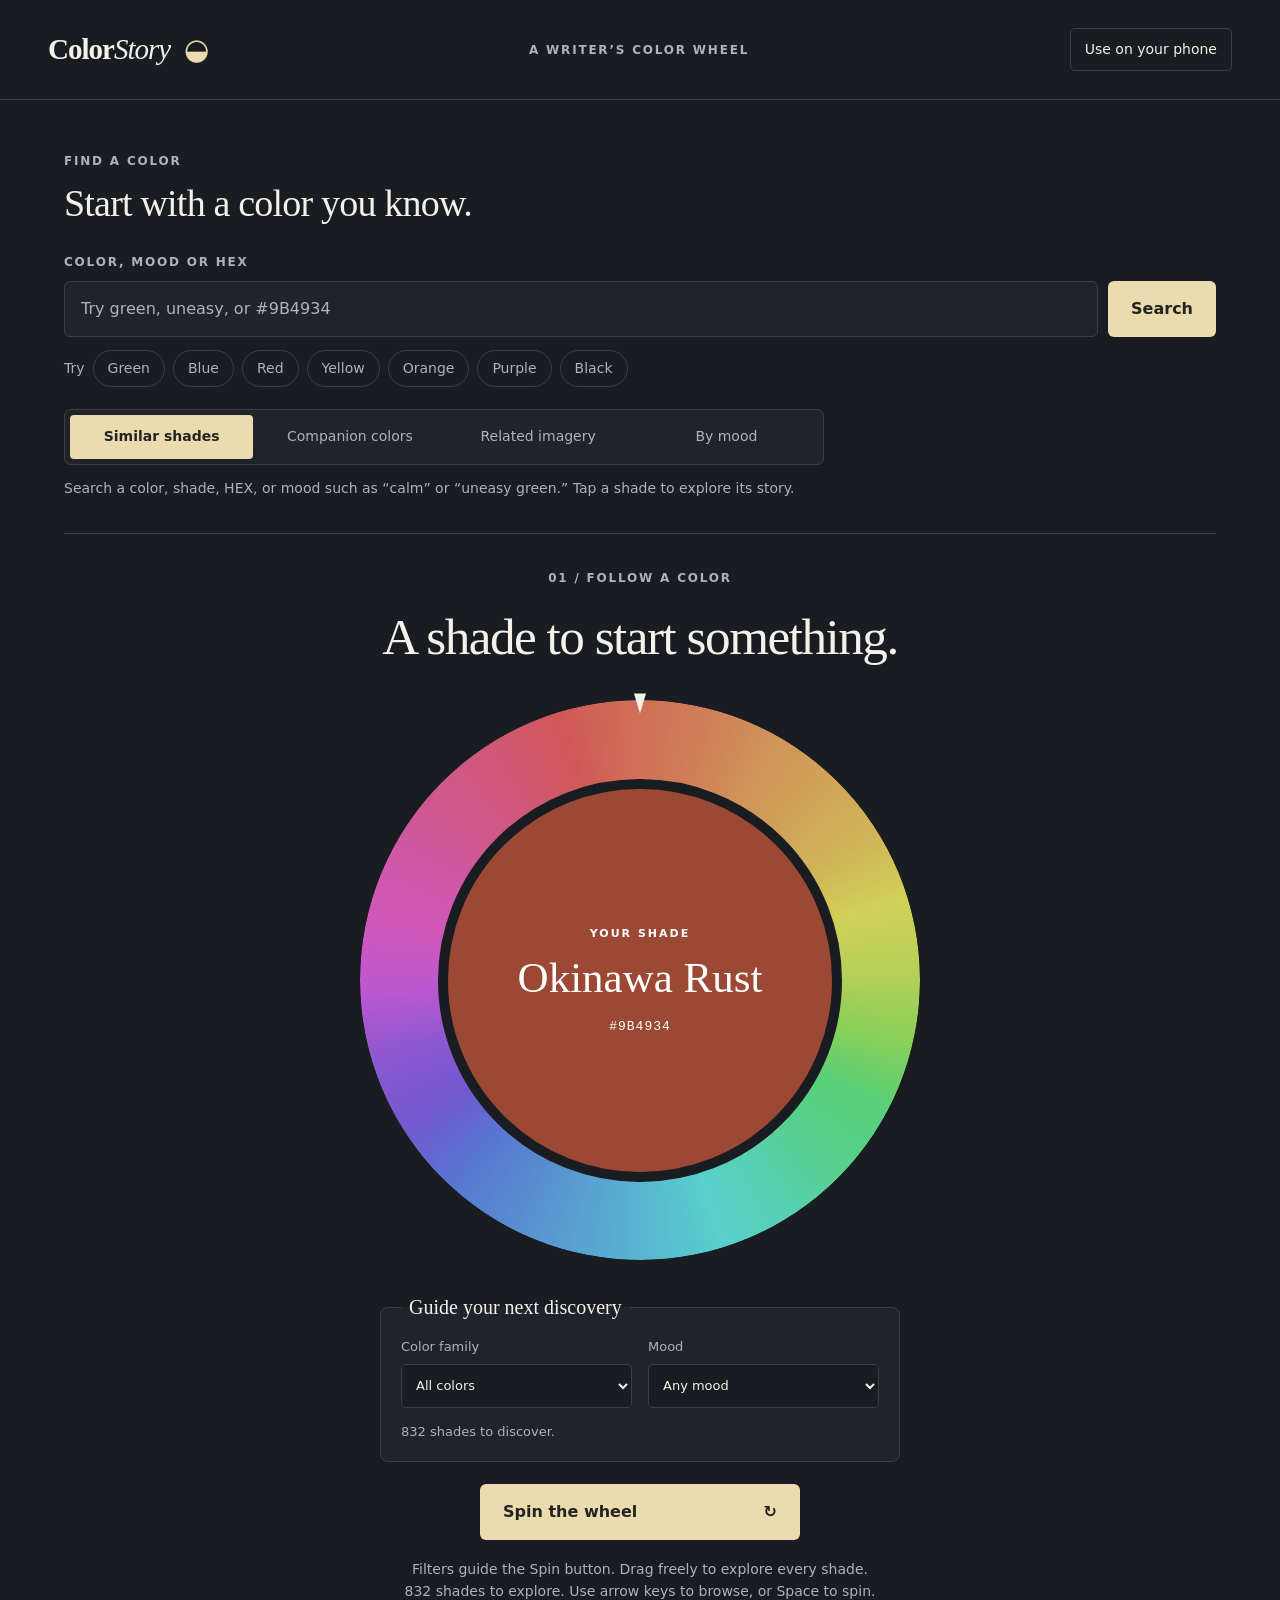
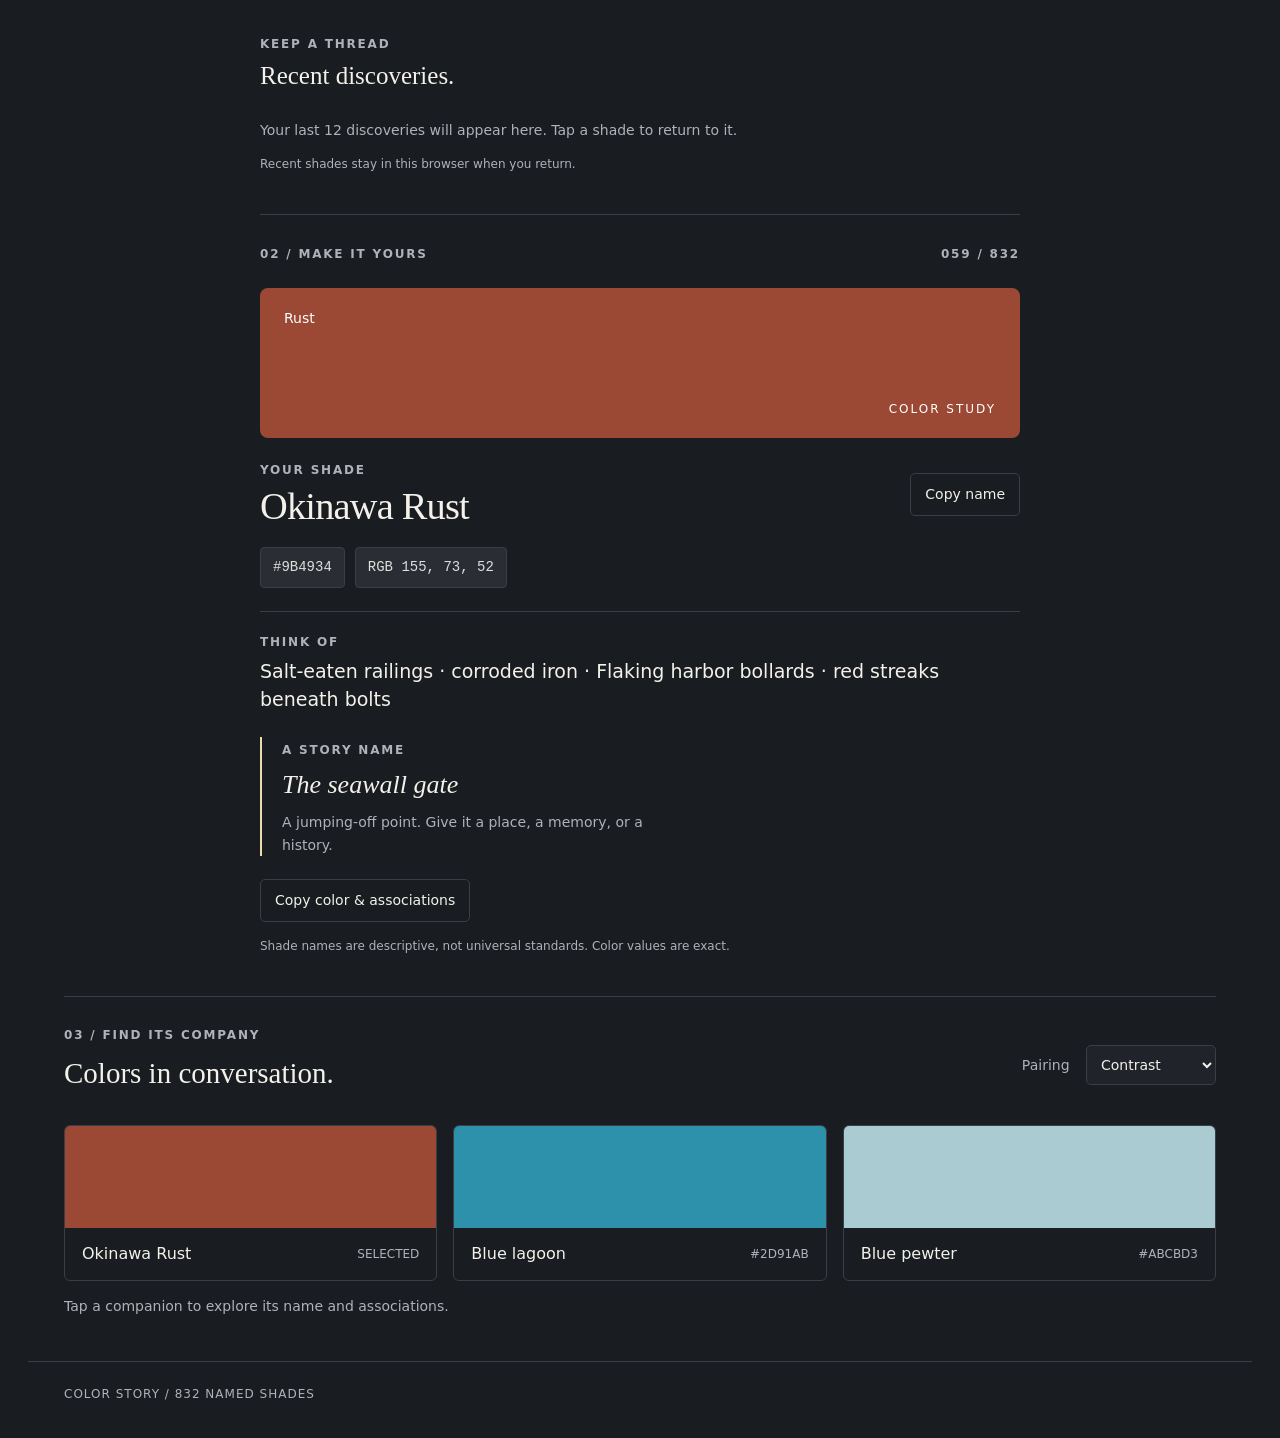
<file: index.html>
<!doctype html><html lang="en"><head><meta charset="utf-8"><meta name="viewport" content="width=device-width,initial-scale=1"><meta name="theme-color" content="#191c21"><meta name="description" content="Spin a color into a story. 832 named shades, sensory associations, and companion palettes for writers."><title>Color Story — A writer’s color wheel</title><link rel="manifest" href="./manifest.webmanifest"><link rel="icon" type="image/svg+xml" href="data:image/svg+xml,%3Csvg xmlns='http://www.w3.org/2000/svg' viewBox='0 0 32 32'%3E%3Ccircle cx='16' cy='16' r='16' fill='%239B4934'/%3E%3Ccircle cx='16' cy='16' r='9' fill='%23409E92'/%3E%3Ccircle cx='16' cy='16' r='4' fill='%23F6ECCC'/%3E%3C/svg%3E"><link rel="stylesheet" href="./style.css"></head><body>
<header><a class="wordmark" href="./">Color<span>Story</span><span class="mark">◒</span></a><div class="header-note">A WRITER’S COLOR WHEEL</div><button class="quiet" id="install">Use on your phone</button></header>
<main>
<section class="search-section" aria-labelledby="search-heading">
  <div class="section-label">FIND A COLOR</div>
  <h2 id="search-heading">Start with a color you know.</h2>
  <form id="color-search-form" role="search">
    <label class="eyebrow" for="color-search">COLOR, MOOD OR HEX</label>
    <div class="search-input-row">
      <input id="color-search" type="search" placeholder="Try green, uneasy, or #9B4934" autocomplete="off" spellcheck="false" maxlength="100" aria-describedby="search-help">
      <button class="quiet" id="clear-search" type="button" hidden>Clear</button>
      <button class="primary" type="submit">Search</button>
    </div>
  </form>
  <div class="search-examples" aria-label="Try a color">
    <span class="small">Try</span>
    <button type="button" data-query="green">Green</button><button type="button" data-query="blue">Blue</button><button type="button" data-query="red">Red</button><button type="button" data-query="yellow">Yellow</button><button type="button" data-query="orange">Orange</button><button type="button" data-query="purple">Purple</button><button type="button" data-query="black">Black</button>
  </div>
  <fieldset class="search-modes">
    <legend class="visually-hidden">Explore search results by</legend>
    <label><input type="radio" name="search-mode" value="similar" checked><span>Similar shades</span></label>
    <label><input type="radio" name="search-mode" value="companions"><span>Companion colors</span></label>
    <label><input type="radio" name="search-mode" value="imagery"><span>Related imagery</span></label>
    <label><input type="radio" name="search-mode" value="mood"><span>By mood</span></label>
  </fieldset>
  <div id="mood-examples" class="search-examples" aria-label="Try a mood" hidden></div>
  <p id="search-help" class="small">Search a color, shade, HEX, or mood such as “calm” or “uneasy green.” Tap a shade to explore its story.</p>
  <p id="mood-note" class="small" hidden>Moods are creative associations. Their meaning changes with the scene.</p>
  <div id="search-anchor-controls" class="search-anchor-controls" hidden>
    <label for="search-anchor">Pairing with:</label><span id="search-anchor-swatch" aria-hidden="true"></span><select id="search-anchor"></select>
    <label for="search-pairing">Pairing</label><select id="search-pairing"><option value="contrast">Contrast</option><option value="neighbors">Neighbors</option><option value="tonal">Same family</option></select>
  </div>
  <p id="search-summary" class="small" role="status" aria-live="polite" aria-atomic="true"></p>
  <ul id="search-results" class="search-results" aria-label="Color search results"></ul>
  <button id="search-more" class="quiet" type="button" hidden>Show more shades</button>
</section>
<section class="wheel-panel" aria-label="Color wheel">
  <div class="section-label">01 / FOLLOW A COLOR</div>
  <h1>A shade to start something.</h1>
  <div id="wheel-control" class="wheel-wrap" role="slider" tabindex="0" aria-label="Color wheel" aria-valuemin="0" aria-valuemax="831" aria-valuenow="0" aria-describedby="wheel-help">
    <div class="pointer" aria-hidden="true"></div>
    <div class="wheel-disc" aria-hidden="true"><div id="wheel"></div></div>
    <div id="wheel-preview" class="wheel-center" aria-hidden="true"><span class="wheel-eyebrow">YOUR SHADE</span><span id="wheel-color-name"></span><small id="wheel-color-hex"></small></div>
  </div>
  <fieldset class="spin-guide">
    <legend>Guide your next discovery</legend>
    <div class="spin-guide-fields">
      <label for="spin-family">Color family<select id="spin-family"><option value="">All colors</option></select></label>
      <label for="spin-mood">Mood<select id="spin-mood"><option value="">Any mood</option></select></label>
    </div>
    <p id="spin-summary" class="small" role="status" aria-live="polite"></p>
    <button id="reset-guide" class="quiet" type="button" hidden>Reset guidance</button>
  </fieldset>
  <button id="spin" class="primary" aria-describedby="spin-summary">Spin the wheel <span aria-hidden="true">↻</span></button>
  <p id="wheel-help" class="small centered">Filters guide the Spin button. Drag freely to explore every shade.<br><span id="shade-count">832</span> shades to explore. Use arrow keys to browse, or Space to spin.</p>
</section>
<section class="recent-section" aria-labelledby="recent-heading">
  <div class="recent-heading"><div><div class="section-label">KEEP A THREAD</div><h3 id="recent-heading">Recent discoveries.</h3></div><button id="clear-recent" class="quiet" type="button" hidden>Clear recent</button></div>
  <p id="recent-empty" class="small">Your last 12 discoveries will appear here. Tap a shade to return to it.</p>
  <ul id="recent-colors" aria-label="Recently discovered colors"></ul>
  <p class="small recent-note">Recent shades stay in this browser when you return.</p>
</section>
<section class="result-panel" aria-label="Selected color"><div class="section-label">02 / MAKE IT YOURS <span id="number"></span></div><div id="color-block"><span id="family-label"></span><span class="swatch-caption">COLOR STUDY</span></div><div class="name-row"><div><p class="eyebrow">YOUR SHADE</p><h2 id="color-name"></h2></div><button class="quiet" id="copy-name">Copy name</button></div><div class="codes"><button id="hex" title="Copy HEX"></button><button id="rgb" title="Copy RGB"></button></div><div class="association"><p class="eyebrow">THINK OF</p><p id="associations"></p></div><div class="story"><span class="eyebrow">A STORY NAME</span><p id="story-name"></p><p class="small">A jumping-off point. Give it a place, a memory, or a history.</p></div><button class="quiet copy-all" id="copy-all">Copy color & associations</button><p class="small footnote">Shade names are descriptive, not universal standards. Color values are exact.</p></section>
<section class="palette-section"><div class="palette-heading"><div><div class="section-label">03 / FIND ITS COMPANY</div><h3>Colors in conversation.</h3></div><label>Pairing <select id="pairing"><option value="contrast">Contrast</option><option value="neighbors">Neighbors</option><option value="tonal">Same family</option></select></label></div><div id="palette"></div><p id="palette-note" class="small">Tap a companion to explore its name and associations.</p></section>
</main><footer><span id="footer-count">COLOR STORY / 832 NAMED SHADES</span><span id="status" role="status" aria-live="polite"></span></footer>
<dialog id="install-dialog"><form method="dialog"><button class="close quiet" aria-label="Close">×</button></form><h3>Keep it close.</h3><p>On iPhone, open this page in Safari, tap Share, then Add to Home Screen. On Android, open your browser menu and choose Install app or Add to Home screen.</p><p class="small">This private hosted version may ask you to sign in. The downloadable app package can run on your own host, such as GitHub Pages, without ChatGPT login. Once loaded there, it also works offline.</p><button class="primary" id="native-install" hidden>Install Color Story</button></dialog>
<script src="./colors.js"></script><script src="./moods.js"></script><script src="./discovery.js"></script><script src="./search.js"></script><script src="./wheel.js"></script><script src="./app.js"></script></body></html>
</file>
<file: style.css>
:root{color-scheme:dark;--bg:#191c21;--panel:#20242a;--line:#3a3e45;--text:#f3f1e9;--muted:#afb2b8;--accent:#eadcae}*{box-sizing:border-box}body{margin:0;background:var(--bg);color:var(--text);font:16px/1.5 system-ui,-apple-system,BlinkMacSystemFont,"Segoe UI",sans-serif}button,select{font:inherit}button,a,select{-webkit-tap-highlight-color:transparent}button{cursor:pointer}button:focus-visible,a:focus-visible,select:focus-visible{outline:3px solid #f2d268;outline-offset:5px}header{max-width:1320px;margin:auto;min-height:100px;padding:24px 48px;display:flex;align-items:center;justify-content:space-between;border-bottom:1px solid var(--line);gap:20px}.wordmark{font-family:Georgia,serif;font-size:29px;font-weight:bold;color:var(--text);text-decoration:none;letter-spacing:-1px}.wordmark>span:first-child{font-weight:normal;font-style:italic}.mark{font-family:system-ui;margin-left:14px;color:var(--accent)}.header-note,.section-label,.eyebrow{font-size:12px;letter-spacing:1.8px;font-weight:600}.header-note{color:var(--muted)}main{max-width:1224px;margin:auto;padding:52px 36px 30px;display:grid;grid-template-columns:1fr 1fr;gap:0 76px}.section-label{color:var(--muted);display:flex;justify-content:space-between}h1{font:normal clamp(38px,4vw,57px)/1.08 Georgia,serif;margin:24px 0 28px;letter-spacing:-1.5px}h2{font:normal clamp(31px,3vw,46px)/1.1 Georgia,serif;margin:4px 0 0;letter-spacing:-.8px}h3{font:normal 29px/1.2 Georgia,serif;margin:12px 0}.wheel-wrap{position:relative;width:min(100%,364px);aspect-ratio:1;margin:30px auto 34px;padding:9px;border:1px solid #626068;border-radius:50%}#wheel{width:100%;height:100%;border-radius:50%;transition:transform 2.8s cubic-bezier(.15,.7,.1,1);box-shadow:0 10px 36px #0005}.wheel-center{position:absolute;inset:30%;border-radius:50%;background:var(--bg);border:7px solid #191c2140;display:flex;align-items:center;justify-content:center;flex-direction:column;box-shadow:0 0 0 1px #ffffff25}.wheel-center>span{font:italic 40px Georgia,serif}.wheel-center small{font-size:10px;letter-spacing:1px;margin-top:9px}.pointer{position:absolute;z-index:2;left:calc(50% - 10px);top:-5px;width:20px;height:26px;background:var(--text);clip-path:polygon(0 0,100% 0,50% 100%);filter:drop-shadow(0 2px 2px #000)}.primary{background:var(--accent);color:#242323;border:0;padding:16px 23px;border-radius:6px;font-weight:650;min-height:52px}.primary:hover{background:#f2e6c4}.primary:disabled{opacity:.6;cursor:wait}#spin{width:100%;display:flex;justify-content:space-between}.small{font-size:14px;color:var(--muted);line-height:1.6}.centered{text-align:center}.result-panel{padding-top:0}#color-block{background:#9B4934;height:220px;border-radius:8px;margin-top:25px;padding:20px 24px;display:flex;flex-direction:column;justify-content:space-between;transition:background .4s}#family-label{font-size:14px}.swatch-caption{font-size:12px;letter-spacing:2px;align-self:flex-end}.name-row{display:flex;align-items:center;justify-content:space-between;gap:15px;margin-top:23px}.eyebrow{color:var(--muted);margin:0 0 6px}.quiet{background:none;border:1px solid var(--line);color:var(--text);padding:10px 14px;border-radius:5px;font-size:14px;min-height:42px;white-space:nowrap}.quiet:hover{background:#ffffff0a;border-color:#7c8089}.codes{display:flex;gap:10px;margin:20px 0 23px;flex-wrap:wrap}.codes button{background:#2a2e34;color:#dededc;border:1px solid var(--line);padding:8px 12px;border-radius:4px;font:14px/1.6 ui-monospace,monospace}.association{border-top:1px solid var(--line);padding-top:21px}.association>p:last-child{font-size:19px;margin:6px 0 23px}.story{border-left:2px solid var(--accent);padding-left:20px;margin:23px 0}.story>p:nth-child(2){font:italic 26px/1.25 Georgia,serif;margin:8px 0}.story .small{max-width:370px;margin:10px 0}.footnote{font-size:12px;margin:15px 0 0}.palette-section{grid-column:1/-1;border-top:1px solid var(--line);margin-top:40px;padding-top:29px}.palette-heading{display:flex;align-items:center;justify-content:space-between;gap:20px;margin-bottom:22px}.palette-heading label{font-size:14px;color:var(--muted)}select{margin-left:12px;color:var(--text);background:var(--panel);padding:10px;border:1px solid var(--line);border-radius:5px}#palette{display:grid;grid-template-columns:repeat(3,1fr);gap:16px}.palette-card{background:transparent;border:1px solid var(--line);border-radius:6px;padding:0;overflow:hidden;text-align:left;color:var(--text)}.palette-card:hover{border-color:#a2a4aa}.mini-swatch{height:102px;display:block}.mini-info{padding:14px 17px;display:flex;justify-content:space-between;align-items:center;gap:12px}.mini-info b{font-size:16px;font-weight:500}.mini-info small{color:var(--muted);font-size:12px}footer{border-top:1px solid var(--line);max-width:1224px;margin:0 auto;padding:23px 36px 35px;display:flex;justify-content:space-between;gap:20px;color:var(--muted);font-size:12px;letter-spacing:1px}#status{letter-spacing:0;color:var(--accent)}dialog{background:var(--panel);color:var(--text);border:1px solid var(--line);border-radius:10px;max-width:490px;padding:28px;width:calc(100% - 32px)}dialog::backdrop{background:#0009}.close{float:right;font-size:22px}dialog p{line-height:1.65}button[hidden]{display:none}@media(max-width:800px){header{padding:20px 22px;min-height:80px}.header-note{display:none}main{gap:35px;padding:30px 22px;grid-template-columns:1fr}h1{font-size:40px}h1 br{display:none}.wheel-wrap{width:min(78vw,330px);margin:25px auto}.result-panel{border-top:1px solid var(--line);padding-top:28px}#color-block{height:160px}.palette-section{margin-top:0}.palette-heading{align-items:flex-start;flex-direction:column;gap:8px}#palette{gap:9px}.mini-info{padding:11px;display:block}.mini-info b{display:block;font-size:14px}.mini-info small{display:block;margin-top:6px}.mini-swatch{height:80px}.name-row .quiet{font-size:12px}footer{padding:20px 22px;flex-direction:column;gap:5px}.palette-heading h3{font-size:28px}}@media(prefers-reduced-motion:reduce){#wheel,#color-block{transition:none}}
:root{--search-ring:#f2d268}
[hidden]{display:none!important}
.visually-hidden{position:absolute;width:1px;height:1px;padding:0;margin:-1px;overflow:hidden;clip-path:inset(50%);white-space:nowrap;border:0}
input{font:inherit}
input:focus-visible{outline:3px solid var(--search-ring);outline-offset:3px}
.search-section{grid-column:1/-1;padding-bottom:34px;margin-bottom:35px;border-bottom:1px solid var(--line);min-width:0}
.search-section h2{font-size:clamp(29px,3vw,38px);margin:13px 0 24px}
.search-input-row{display:flex;gap:10px;margin-top:8px}
#color-search{flex:1;min-width:0;width:100%;background:var(--panel);color:var(--text);border:1px solid var(--line);border-radius:6px;padding:14px 16px;min-height:52px}
#color-search::placeholder{color:var(--muted);opacity:1}
#color-search::-webkit-search-cancel-button{display:none}
.search-examples{display:flex;align-items:center;gap:8px;flex-wrap:wrap;margin:13px 0 22px}
.search-examples button{background:transparent;color:var(--muted);border:1px solid var(--line);border-radius:20px;padding:7px 14px;font-size:14px;min-height:36px}
.search-examples button:hover{color:var(--text);border-color:var(--muted)}
.search-modes{display:flex;gap:5px;max-width:600px;border:1px solid var(--line);border-radius:7px;padding:5px;margin:0;background:var(--panel)}
.search-modes label{position:relative;flex:1;min-width:0;cursor:pointer}
.search-modes input{position:absolute;opacity:0;width:1px;height:1px}
.search-modes span{display:flex;align-items:center;justify-content:center;height:100%;min-height:44px;padding:10px 12px;border-radius:4px;font-size:14px;color:var(--muted);text-align:center}
.search-modes input:checked+span{background:var(--accent);color:#242323;font-weight:600}
.search-modes input:focus-visible+span{outline:3px solid var(--search-ring);outline-offset:3px}
#search-help{margin:12px 0 0}
.search-anchor-controls{display:flex;align-items:center;gap:10px;flex-wrap:wrap;margin-top:20px;color:var(--muted);font-size:14px}
.search-anchor-controls select{margin-left:0;max-width:100%;min-width:0}
#search-anchor-swatch{display:block;width:28px;height:28px;flex-shrink:0;border-radius:5px;border:1px solid #ffffff30}
#search-anchor{flex:1;max-width:280px}
#search-summary:empty{display:none}
#search-summary{margin:20px 0 14px}
.query-swatch{display:inline-block;width:20px;height:20px;vertical-align:middle;margin-right:8px;border-radius:4px;border:1px solid #ffffff30}
.search-results{display:grid;grid-template-columns:repeat(6,minmax(0,1fr));gap:12px;padding:0;margin:0;list-style:none}
.search-results:empty{display:none}
.search-results li{min-width:0}
.search-card{width:100%;height:100%;display:flex;flex-direction:column}
.search-card[aria-pressed="true"]{border-color:var(--accent);box-shadow:0 0 0 1px var(--accent)}
.search-card:disabled{opacity:.6;cursor:wait}
.search-card .mini-swatch{height:78px;width:100%;flex-shrink:0}
.search-card .mini-info{display:block;padding:12px;width:100%}
.search-card .mini-info b{display:block;font-size:15px;overflow-wrap:anywhere}
.search-card .mini-info small{display:block;margin-top:6px;overflow-wrap:anywhere}
.search-card .imagery-phrase{font-size:13px;line-height:1.5;color:var(--muted);display:block;margin-top:9px}
#search-more{margin-top:16px}
@media(max-width:1000px){.search-results{grid-template-columns:repeat(3,minmax(0,1fr))}}
@media(max-width:800px){.search-section{margin-bottom:0;padding-bottom:26px}.search-modes{max-width:none}.search-results{grid-template-columns:repeat(3,minmax(0,1fr))}}
@media(max-width:480px){header{flex-wrap:wrap;gap:12px}.search-results{grid-template-columns:repeat(2,minmax(0,1fr))}.search-input-row{flex-wrap:wrap}#color-search{flex-basis:100%}.search-input-row .primary{flex:1}.search-modes span{font-size:12px;padding:9px 5px}.search-anchor-controls{gap:8px}#search-anchor{max-width:calc(100% - 130px)}.search-anchor-controls label[for="search-pairing"]{flex-basis:calc(100% - 170px)}}
main{grid-template-columns:minmax(0,1fr);gap:0}
.wheel-panel{text-align:center;min-width:0}
.wheel-panel>.section-label{justify-content:center}
.wheel-panel h1{font-size:clamp(34px,4vw,52px);margin:22px auto 34px;max-width:760px}
.wheel-wrap{width:min(100%,560px);padding:0;border:0;margin:36px auto;cursor:grab;touch-action:none;user-select:none;-webkit-user-select:none}
.wheel-wrap:focus-visible{outline:3px solid var(--accent);outline-offset:10px}
.wheel-wrap.is-dragging{cursor:grabbing}
.wheel-disc{position:absolute;inset:0;border-radius:50%;overflow:hidden}
#wheel{transition:none;box-shadow:none}
.wheel-center{inset:14%;padding:24px;background:var(--bg);border:10px solid var(--bg);box-shadow:none;pointer-events:none;color:var(--text)}
.wheel-center>.wheel-eyebrow{font:600 11px system-ui,sans-serif;letter-spacing:2px;margin-bottom:14px}
#wheel-color-name{font:normal clamp(24px,3.5vw,43px)/1.12 Georgia,serif;max-width:100%;overflow-wrap:anywhere}
.wheel-center small{font:13px ui-monospace,monospace;letter-spacing:1px;margin-top:17px}
.pointer{left:calc(50% - 6px);top:-7px;width:12px;height:20px;filter:none;pointer-events:none}
#spin{max-width:320px;margin:auto}
#wheel-help{margin:18px auto 0;max-width:520px}
.result-panel{width:100%;max-width:760px;justify-self:center;border-top:1px solid var(--line);padding-top:30px;margin-top:40px;min-width:0}
#color-block{height:150px}
.name-row>div{min-width:0}
#color-name{overflow-wrap:anywhere}
.palette-section{margin-top:40px}
#palette{grid-template-columns:repeat(3,minmax(0,1fr))}
.palette-card{min-width:0}
.mini-info b{overflow-wrap:anywhere}
@media(max-width:800px){main{gap:0}.wheel-panel h1{font-size:clamp(30px,5vw,42px)}.wheel-wrap{width:min(100%,500px);margin:28px auto}.wheel-center{padding:16px;border-width:7px}.wheel-center>.wheel-eyebrow{font-size:10px;letter-spacing:1px;margin-bottom:10px}#wheel-color-name{font-size:clamp(22px,5vw,36px)}.wheel-center small{font-size:12px;margin-top:12px}.wheel-panel{padding-top:30px}.result-panel{margin-top:30px}#wheel-help{font-size:13px}}
@media(max-width:360px){.wheel-center{padding:10px}.wheel-center>.wheel-eyebrow{font-size:9px}#wheel-color-name{font-size:22px}.wheel-center small{font-size:11px}.name-row{flex-wrap:wrap}}
.search-modes{max-width:760px}
#mood-examples{margin:16px 0 0}
#mood-note{font-size:12px;margin:8px 0 0}
.mood-tag{display:inline-block;margin-top:10px;padding:3px 8px;border:1px solid var(--line);border-radius:20px;font-size:12px;color:var(--accent)}
.spin-guide{max-width:520px;margin:0 auto 22px;padding:18px 20px;border:1px solid var(--line);border-radius:8px;text-align:left;background:var(--panel)}
.spin-guide legend{font:normal 20px Georgia,serif;padding:0 8px;color:var(--text)}
.spin-guide-fields{display:grid;grid-template-columns:repeat(2,minmax(0,1fr));gap:16px}
.spin-guide-fields label{min-width:0;color:var(--muted);font-size:13px}
.spin-guide select{display:block;width:100%;margin:7px 0 0;background:var(--bg);min-height:44px}
#spin-summary{margin:14px 0 0;font-size:13px}
#reset-guide{margin-top:12px}
.recent-section{width:100%;max-width:760px;justify-self:center;min-width:0;margin-top:32px}
.recent-heading{display:flex;align-items:center;justify-content:space-between;gap:16px}
.recent-heading h3{font-size:25px;margin:8px 0 14px}
#recent-colors{display:flex;gap:10px;overflow-x:auto;list-style:none;margin:0;padding:4px 4px 12px;scrollbar-width:thin}
#recent-colors:empty{display:none}
#recent-colors li{flex:0 0 auto;max-width:190px}
.recent-card{display:flex;align-items:center;gap:10px;border:1px solid var(--line);border-radius:6px;padding:8px 12px 8px 8px;background:var(--panel);color:var(--text);min-height:48px;max-width:100%;text-align:left;font-size:13px}
.recent-card:hover{border-color:var(--muted)}
.recent-card[aria-pressed="true"]{border-color:var(--accent)}
.recent-card:disabled{opacity:.6;cursor:wait}
.recent-card>span:last-child{overflow-wrap:anywhere}
.recent-swatch{width:30px;height:30px;border:1px solid #ffffff30;flex-shrink:0;border-radius:4px}
.recent-note{font-size:12px;margin:4px 0 0}
@media(max-width:480px){.search-modes{display:grid;grid-template-columns:repeat(2,minmax(0,1fr))}.spin-guide{padding:14px}.spin-guide-fields{gap:10px}.recent-heading{align-items:flex-start}.recent-heading .quiet{font-size:12px}}
</file>
